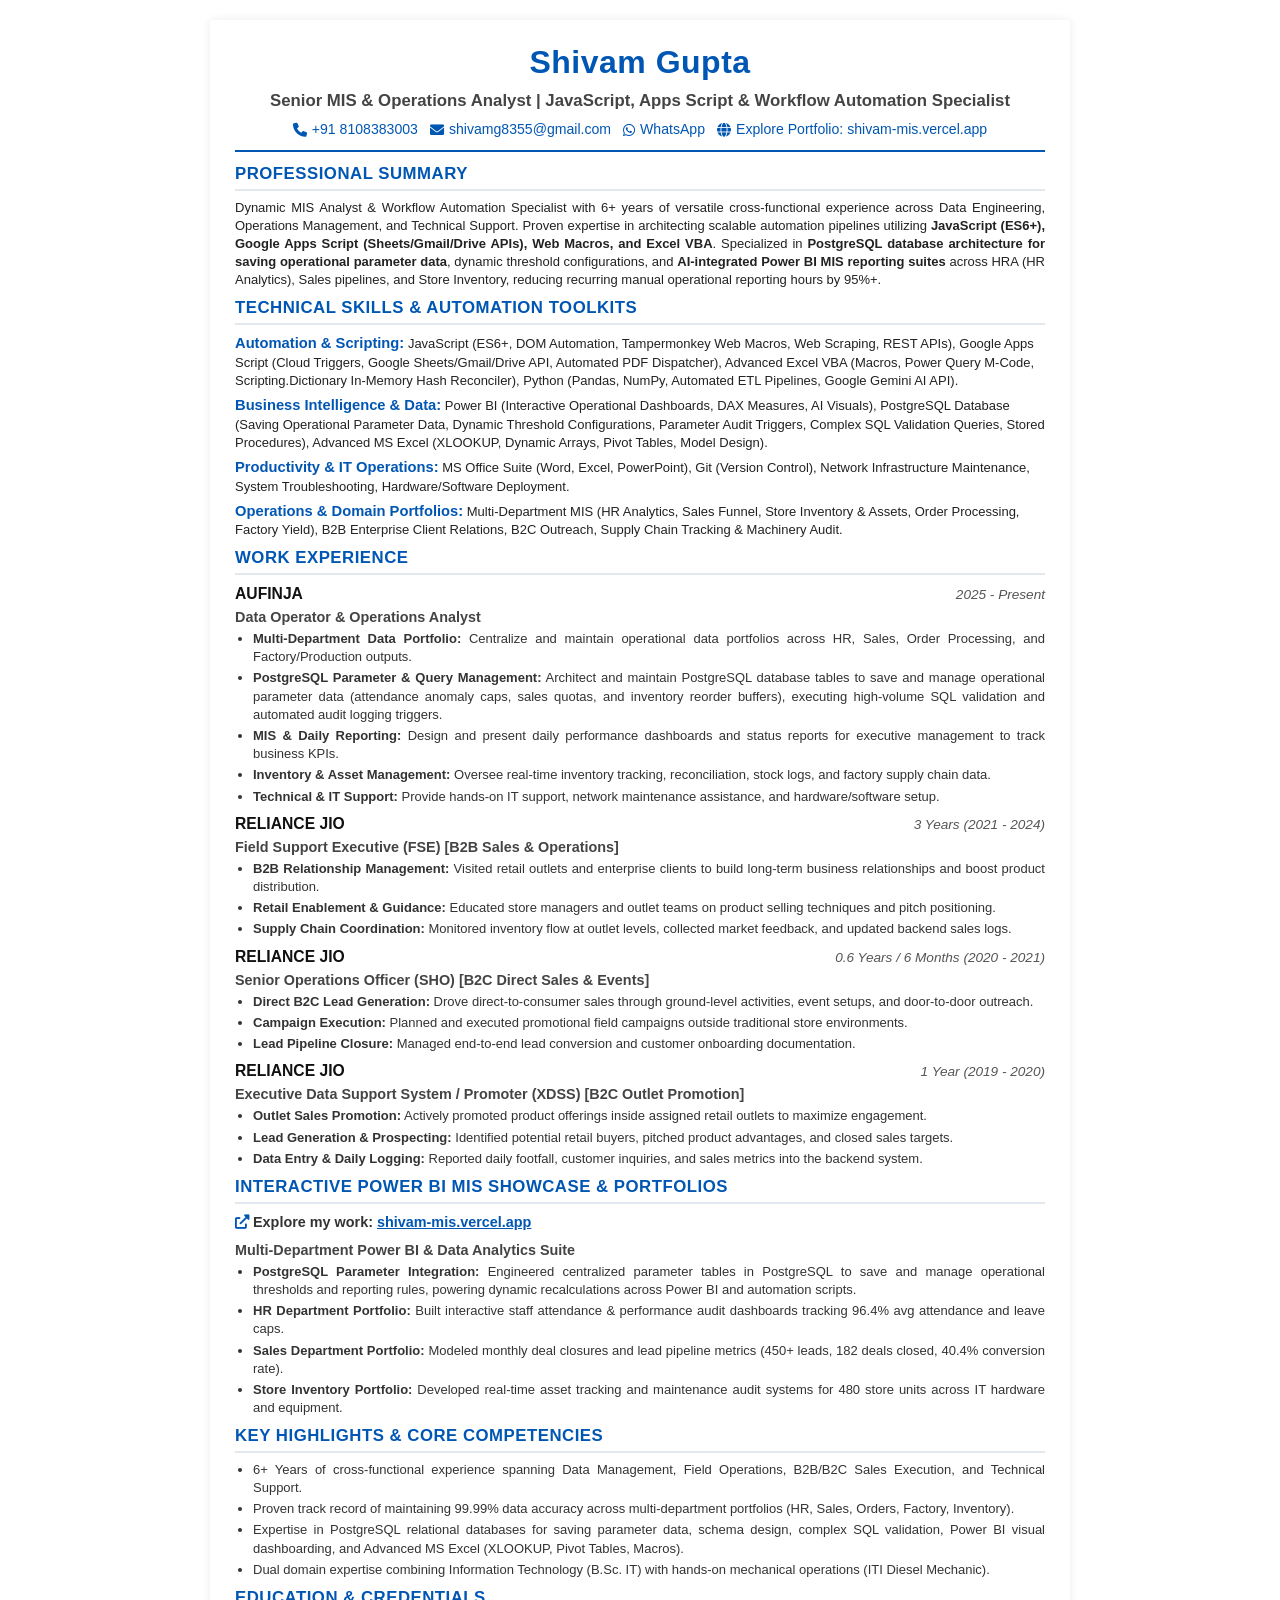
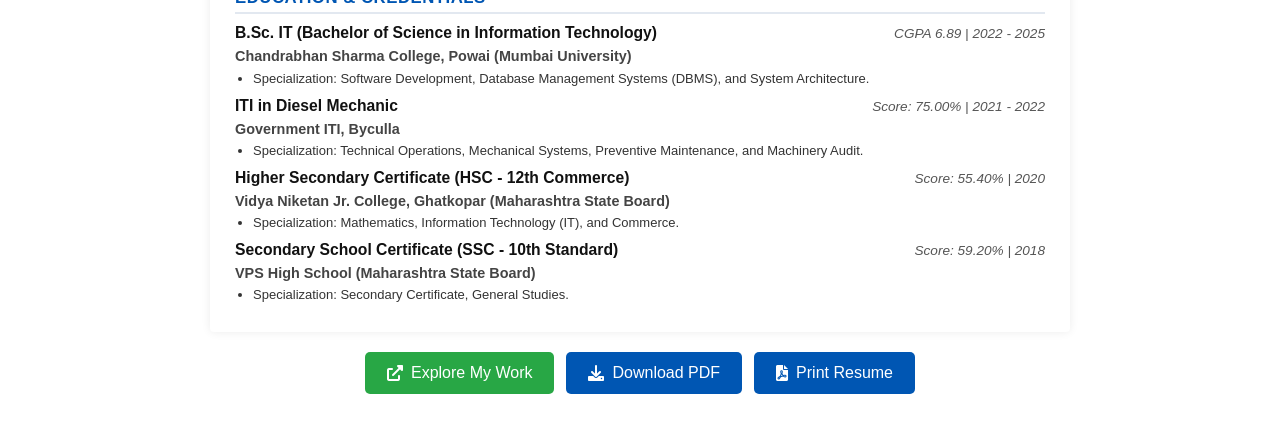
<file: resume.html>
<!DOCTYPE html>
<html lang="en">

<head>
    <meta charset="UTF-8">
    <meta name="viewport" content="width=device-width, initial-scale=1.0">
    <title>Shivam Gupta - Resume</title>
    <link rel="stylesheet" href="https://cdnjs.cloudflare.com/ajax/libs/font-awesome/6.0.0-beta3/css/all.min.css">
    <style>
        *,
        *::before,
        *::after {
            box-sizing: border-box;
        }

        :root {
            --primary-color: #0056b3;
            --text-color: #222222;
            --bg-color: #ffffff;
        }

        body.resume-page {
            max-width: 900px;
            margin: 0 auto;
            background: var(--bg-color);
            color: var(--text-color);
            font-family: 'Segoe UI', Tahoma, Geneva, Verdana, sans-serif;
            font-size: 13px;
            line-height: 1.4;
            padding: 20px 20px 20px;
        }

        .container {
            background: #fff;
            padding: 20px 25px 20px;
            box-shadow: 0 0 10px rgba(0, 0, 0, 0.08);
            border-radius: 4px;
        }

        .resume-header {
            text-align: center;
            margin-bottom: 10px;
            border-bottom: 2px solid var(--primary-color);
            padding-bottom: 10px;
        }

        .resume-header h1 {
            color: var(--primary-color);
            margin: 0;
            font-size: 2rem;
            letter-spacing: 0.5px;
        }

        .resume-header p {
            color: #444;
            margin: 4px 0 8px;
            font-weight: 600;
            font-size: 1.05rem;
        }

        .contact-info {
            display: flex;
            justify-content: center;
            flex-wrap: wrap;
            gap: 12px;
            margin: 4px 0 0;
        }

        .contact-info a {
            color: var(--primary-color);
            text-decoration: none;
            display: inline-flex;
            align-items: center;
            gap: 5px;
            font-size: 0.88rem;
            font-weight: 500;
        }

        .resume-section {
            margin-bottom: 7px;
        }

        .resume-section h2 {
            color: var(--primary-color);
            border-bottom: 2px solid #e2e8f0;
            padding-bottom: 3px;
            margin: 0 0 8px 0;
            text-transform: uppercase;
            font-size: 1.05rem;
            letter-spacing: 0.5px;
            page-break-after: avoid;
            break-after: avoid;
        }

        .resume-item {
            margin-bottom: 7px;
            page-break-inside: avoid;
            break-inside: avoid;
        }

        .item-header-table {
            width: 100%;
            border-collapse: collapse;
            margin-bottom: 2px;
        }

        .item-header-table td {
            padding: 0;
            vertical-align: baseline;
        }

        .item-title {
            font-weight: bold;
            color: #111;
            font-size: 0.98rem;
            text-align: left;
        }

        .item-date {
            color: #555;
            font-style: italic;
            font-size: 0.85rem;
            text-align: right;
            white-space: nowrap;
        }

        .resume-item .job-title {
            color: #444;
            font-weight: 600;
            font-size: 0.9rem;
            margin-bottom: 3px;
        }

        .resume-item ul {
            margin: 3px 0 0 18px;
            padding: 0;
        }

        .resume-item li {
            margin-bottom: 3px;
            color: #333;
            text-align: justify;
        }

        .skill-category {
            margin-bottom: 5px;
            line-height: 1.4;
        }

        .skill-category strong {
            color: var(--primary-color);
            font-size: 0.92rem;
        }

        .btn {
            background-color: var(--primary-color);
            color: white;
            padding: 10px 22px;
            text-decoration: none;
            border-radius: 5px;
            border: none;
            cursor: pointer;
            font-size: 1rem;
            display: inline-flex;
            align-items: center;
            gap: 8px;
            transition: background 0.3s;
        }

        .btn:hover {
            background-color: #004494;
        }

        @media print {
            @page {
                margin: 4mm 1mm;
                size: A4;
            }

            body.resume-page {
                background: white !important;
                color: black !important;
                padding: 6mm 12mm 10mm 12mm !important;
                max-width: 100% !important;
            }

            .container {
                box-shadow: none !important;
                padding: 0 !important;
            }

            .no-print {
                display: none !important;
            }

            h2,
            h3 {
                break-after: avoid;
            }

            .resume-item {
                break-inside: avoid;
            }
        }
    </style>
</head>

<body class="resume-page">

    <div class="container">
        <div class="resume-header">
            <h1>Shivam Gupta</h1>
            <p>Senior MIS & Operations Analyst | JavaScript, Apps Script & Workflow Automation Specialist</p>
            <div class="contact-info">
                <a href="tel:+918108383003"><i class="fas fa-phone"></i> +91 8108383003</a>
                <a href="mailto:shivamg8355@gmail.com"><i class="fas fa-envelope"></i> shivamg8355@gmail.com</a>
                <a href="https://wa.me/8108383003" target="_blank"><i class="fab fa-whatsapp"></i> WhatsApp</a>
                <a href="https://shivam-mis.vercel.app/" target="_blank"><i class="fas fa-globe"></i> Explore Portfolio:
                    shivam-mis.vercel.app</a>
            </div>
        </div>

        <div class="resume-section">
            <h2>Professional Summary</h2>
            <p style="margin: 0; text-align: justify;">
                Dynamic MIS Analyst & Workflow Automation Specialist with 6+ years of versatile cross-functional
                experience across Data Engineering, Operations Management, and Technical Support. Proven expertise in
                architecting scalable automation pipelines utilizing <strong>JavaScript (ES6+), Google Apps Script
                    (Sheets/Gmail/Drive APIs), Web Macros, and Excel VBA</strong>. Specialized in <strong>PostgreSQL
                    database architecture for saving operational parameter data</strong>, dynamic threshold
                configurations, and <strong>AI-integrated Power BI MIS reporting suites</strong> across HRA (HR
                Analytics), Sales pipelines, and Store Inventory, reducing recurring manual operational reporting hours
                by 95%+.
            </p>
        </div>

        <div class="resume-section">
            <h2>Technical Skills & Automation Toolkits</h2>
            <div class="skill-category">
                <strong>Automation & Scripting:</strong> JavaScript (ES6+, DOM Automation, Tampermonkey Web Macros, Web
                Scraping, REST APIs),
                Google Apps Script (Cloud Triggers, Google Sheets/Gmail/Drive API, Automated PDF Dispatcher), Advanced
                Excel VBA (Macros, Power Query M-Code, Scripting.Dictionary In-Memory Hash Reconciler), Python (Pandas,
                NumPy, Automated ETL Pipelines, Google Gemini AI API).
            </div>
            <div class="skill-category">
                <strong>Business Intelligence & Data:</strong> Power BI (Interactive Operational Dashboards, DAX
                Measures, AI Visuals), PostgreSQL Database (Saving Operational Parameter Data, Dynamic Threshold
                Configurations, Parameter Audit Triggers, Complex SQL Validation Queries, Stored Procedures), Advanced
                MS Excel (XLOOKUP, Dynamic Arrays, Pivot Tables, Model Design).
            </div>
            <div class="skill-category">
                <strong>Productivity & IT Operations:</strong> MS Office Suite (Word, Excel, PowerPoint), Git (Version
                Control), Network Infrastructure Maintenance, System Troubleshooting, Hardware/Software Deployment.
            </div>
            <div class="skill-category">
                <strong>Operations & Domain Portfolios:</strong> Multi-Department MIS (HR Analytics, Sales Funnel, Store
                Inventory & Assets, Order Processing, Factory Yield), B2B Enterprise Client Relations, B2C Outreach,
                Supply Chain Tracking & Machinery Audit.
            </div>
        </div>

        <div class="resume-section">
            <h2>Work Experience</h2>

            <div class="resume-item">
                <table class="item-header-table">
                    <tr>
                        <td class="item-title">AUFINJA</td>
                        <td class="item-date">2025 - Present</td>
                    </tr>
                </table>
                <div class="job-title">Data Operator & Operations Analyst</div>
                <ul>
                    <li><strong>Multi-Department Data Portfolio:</strong> Centralize and maintain operational data
                        portfolios across HR, Sales, Order Processing, and Factory/Production outputs.</li>
                    <li><strong>PostgreSQL Parameter & Query Management:</strong> Architect and maintain PostgreSQL
                        database tables to save and manage operational parameter data (attendance anomaly caps, sales
                        quotas, and inventory reorder buffers), executing high-volume SQL validation and automated audit
                        logging triggers.</li>
                    <li><strong>MIS & Daily Reporting:</strong> Design and present daily performance dashboards and
                        status reports for executive management to track business KPIs.</li>
                    <li><strong>Inventory & Asset Management:</strong> Oversee real-time inventory tracking,
                        reconciliation, stock logs, and factory supply chain data.</li>
                    <li><strong>Technical & IT Support:</strong> Provide hands-on IT support, network maintenance
                        assistance, and hardware/software setup.</li>
                </ul>
            </div>

            <div class="resume-item">
                <table class="item-header-table">
                    <tr>
                        <td class="item-title">RELIANCE JIO</td>
                        <td class="item-date">3 Years (2021 - 2024)</td>
                    </tr>
                </table>
                <div class="job-title">Field Support Executive (FSE) [B2B Sales & Operations]</div>
                <ul>
                    <li><strong>B2B Relationship Management:</strong> Visited retail outlets and enterprise clients to
                        build long-term business relationships and boost product distribution.</li>
                    <li><strong>Retail Enablement & Guidance:</strong> Educated store managers and outlet teams on
                        product selling techniques and pitch positioning.</li>
                    <li><strong>Supply Chain Coordination:</strong> Monitored inventory flow at outlet levels, collected
                        market feedback, and updated backend sales logs.</li>
                </ul>
            </div>

            <div class="resume-item">
                <table class="item-header-table">
                    <tr>
                        <td class="item-title">RELIANCE JIO</td>
                        <td class="item-date">0.6 Years / 6 Months (2020 - 2021)</td>
                    </tr>
                </table>
                <div class="job-title">Senior Operations Officer (SHO) [B2C Direct Sales & Events]</div>
                <ul>
                    <li><strong>Direct B2C Lead Generation:</strong> Drove direct-to-consumer sales through ground-level
                        activities, event setups, and door-to-door outreach.</li>
                    <li><strong>Campaign Execution:</strong> Planned and executed promotional field campaigns outside
                        traditional store environments.</li>
                    <li><strong>Lead Pipeline Closure:</strong> Managed end-to-end lead conversion and customer
                        onboarding documentation.</li>
                </ul>
            </div>

            <div class="resume-item">
                <table class="item-header-table">
                    <tr>
                        <td class="item-title">RELIANCE JIO</td>
                        <td class="item-date">1 Year (2019 - 2020)</td>
                    </tr>
                </table>
                <div class="job-title">Executive Data Support System / Promoter (XDSS) [B2C Outlet Promotion]</div>
                <ul>
                    <li><strong>Outlet Sales Promotion:</strong> Actively promoted product offerings inside assigned
                        retail outlets to maximize engagement.</li>
                    <li><strong>Lead Generation & Prospecting:</strong> Identified potential retail buyers, pitched
                        product advantages, and closed sales targets.</li>
                    <li><strong>Data Entry & Daily Logging:</strong> Reported daily footfall, customer inquiries, and
                        sales metrics into the backend system.</li>
                </ul>
            </div>
        </div>

        <div class="resume-section">
            <h2>Interactive Power BI MIS Showcase & Portfolios</h2>
            <p style="margin: 0 0 8px 0; font-size: 0.9rem; font-weight: 600; color: #333;">
                <i class="fas fa-external-link-alt" style="color: var(--primary-color);"></i> Explore my work:
                <a href="https://shivam-mis.vercel.app/" target="_blank"
                    style="color: var(--primary-color); text-decoration: underline;">shivam-mis.vercel.app</a>
            </p>
            <div class="resume-item">
                <div class="job-title">Multi-Department Power BI & Data Analytics Suite</div>
                <ul>
                    <li><strong>PostgreSQL Parameter Integration:</strong> Engineered centralized parameter tables in
                        PostgreSQL to save and manage operational thresholds and reporting rules, powering dynamic recalculations
                        across Power BI and automation scripts.</li>
                    <li><strong>HR Department Portfolio:</strong> Built interactive staff attendance & performance audit
                        dashboards tracking 96.4% avg attendance and leave caps.</li>
                    <li><strong>Sales Department Portfolio:</strong> Modeled monthly deal closures and lead pipeline
                        metrics (450+ leads, 182 deals closed, 40.4% conversion rate).</li>
                    <li><strong>Store Inventory Portfolio:</strong> Developed real-time asset tracking and maintenance
                        audit systems for 480 store units across IT hardware and equipment.</li>
                </ul>
            </div>
        </div>

        <div class="resume-section">
            <h2>Key Highlights & Core Competencies</h2>
            <div class="resume-item">
                <ul>
                    <li>6+ Years of cross-functional experience spanning Data Management, Field Operations, B2B/B2C
                        Sales Execution, and Technical Support.</li>
                    <li>Proven track record of maintaining 99.99% data accuracy across multi-department portfolios (HR,
                        Sales, Orders, Factory, Inventory).</li>
                    <li>Expertise in PostgreSQL relational databases for saving parameter data, schema design, complex
                        SQL validation, Power BI visual dashboarding, and Advanced MS Excel (XLOOKUP, Pivot Tables, Macros).</li>
                    <li>Dual domain expertise combining Information Technology (B.Sc. IT) with hands-on mechanical
                        operations (ITI Diesel Mechanic).</li>
                </ul>
            </div>
        </div>

        <div class="resume-section">
            <h2>Education & Credentials</h2>

            <div class="resume-item">
                <table class="item-header-table">
                    <tr>
                        <td class="item-title">B.Sc. IT (Bachelor of Science in Information Technology)</td>
                        <td class="item-date">CGPA 6.89 | 2022 - 2025</td>
                    </tr>
                </table>
                <div class="job-title">Chandrabhan Sharma College, Powai (Mumbai University)</div>
                <ul>
                    <li>Specialization: Software Development, Database Management Systems (DBMS), and System
                        Architecture.</li>
                </ul>
            </div>

            <div class="resume-item">
                <table class="item-header-table">
                    <tr>
                        <td class="item-title">ITI in Diesel Mechanic</td>
                        <td class="item-date">Score: 75.00% | 2021 - 2022</td>
                    </tr>
                </table>
                <div class="job-title">Government ITI, Byculla</div>
                <ul>
                    <li>Specialization: Technical Operations, Mechanical Systems, Preventive Maintenance, and Machinery
                        Audit.</li>
                </ul>
            </div>

            <div class="resume-item">
                <table class="item-header-table">
                    <tr>
                        <td class="item-title">Higher Secondary Certificate (HSC - 12th Commerce)</td>
                        <td class="item-date">Score: 55.40% | 2020</td>
                    </tr>
                </table>
                <div class="job-title">Vidya Niketan Jr. College, Ghatkopar (Maharashtra State Board)</div>
                <ul>
                    <li>Specialization: Mathematics, Information Technology (IT), and Commerce.</li>
                </ul>
            </div>

            <div class="resume-item">
                <table class="item-header-table">
                    <tr>
                        <td class="item-title">Secondary School Certificate (SSC - 10th Standard)</td>
                        <td class="item-date">Score: 59.20% | 2018</td>
                    </tr>
                </table>
                <div class="job-title">VPS High School (Maharashtra State Board)</div>
                <ul>
                    <li>Specialization: Secondary Certificate, General Studies.</li>
                </ul>
            </div>
        </div>

    </div>

    <div class="no-print"
        style="text-align:center; margin:20px 0; display: flex; justify-content: center; gap: 12px; flex-wrap: wrap;">
        <a href="https://shivam-mis.vercel.app/" target="_blank" class="btn" style="background-color: #28a745;">
            <i class="fas fa-external-link-alt"></i> Explore My Work
        </a>
        <a href="Shivam Gupta Resume.pdf" download="Shivam Gupta Resume.pdf" class="btn"
            style="background-color: #0056b3;">
            <i class="fas fa-download"></i> Download PDF
        </a>
        <button onclick="window.print()" class="btn">
            <i class="fas fa-file-pdf"></i> Print Resume
        </button>
    </div>

</body>

</html>
</file>
